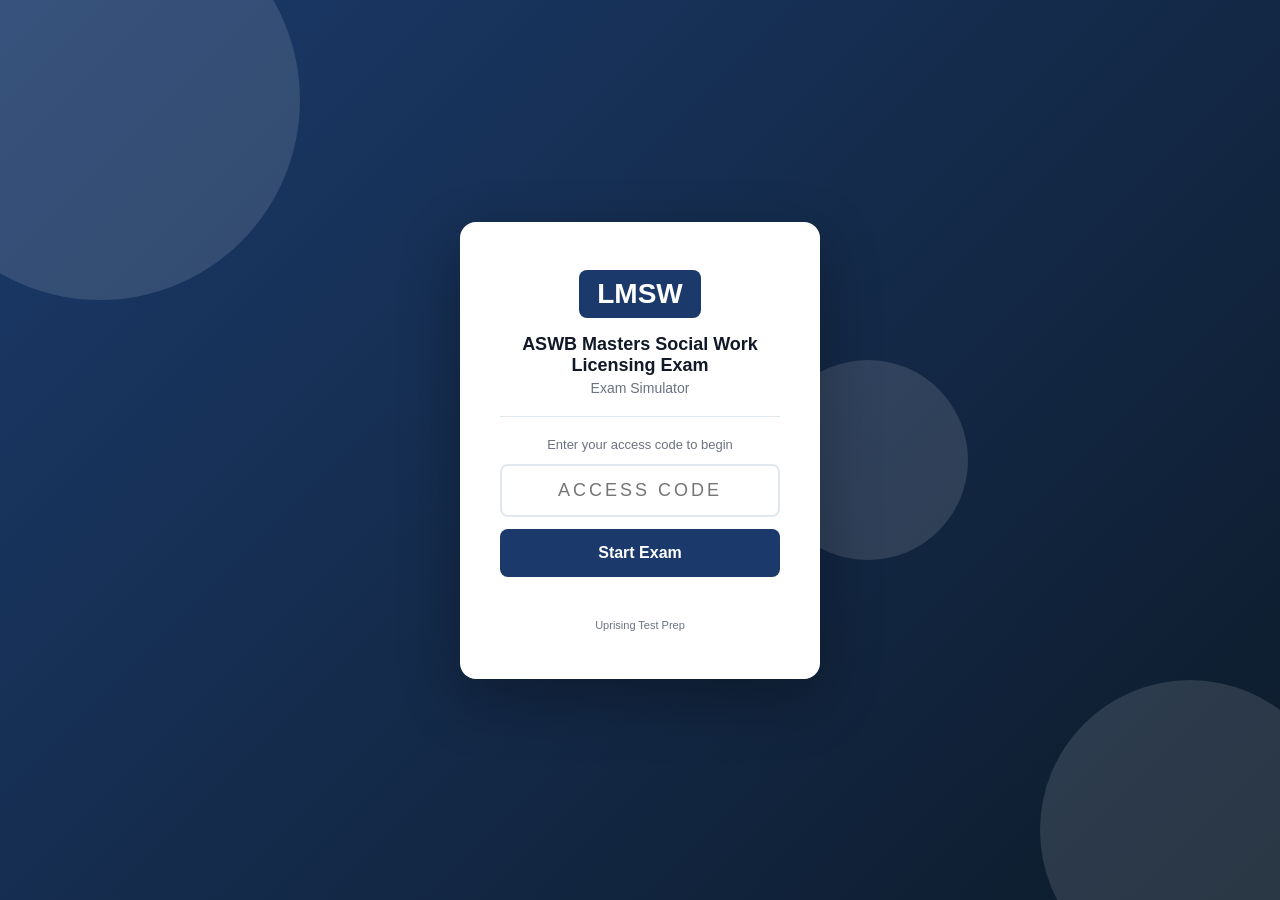
<file: index.html>
<!DOCTYPE html>
<html lang="en">
<head>
  <meta charset="UTF-8" />
  <meta name="viewport" content="width=device-width, initial-scale=1.0, viewport-fit=cover" />
  <meta name="apple-mobile-web-app-capable" content="yes" />
  <meta name="apple-mobile-web-app-status-bar-style" content="black-translucent" />
  <title>LMSW Exam Simulator</title>
  <link rel="stylesheet" href="style.css" />
</head>
<body>

<div id="access-gate">
  <div class="gate-bg-shapes">
    <div class="shape shape-1"></div>
    <div class="shape shape-2"></div>
    <div class="shape shape-3"></div>
  </div>
  <div class="gate-card">
    <div class="gate-logo">
      <div class="logo-badge">LMSW</div>
    </div>
    <h1 class="gate-title">ASWB Masters Social Work Licensing Exam</h1>
    <p class="gate-subtitle">Exam Simulator</p>
    <div class="gate-divider"></div>
    <p class="gate-instruction">Enter your access code to begin</p>
    <input type="text" id="access-code-input" class="gate-input"
           placeholder="Access Code" autocomplete="off"
           maxlength="20" spellcheck="false" />
    <button id="access-btn" class="gate-btn">Start Exam</button>
    <p id="access-error" class="gate-error"></p>
    <p class="gate-hint">Uprising Test Prep</p>
  </div>
</div>

<div id="app" style="display:none">
  <header class="top-bar">
    <div class="bar-left">
      <span class="bar-logo">LMSW</span>
      <span class="bar-title">Exam Simulator</span>
    </div>
    <div class="bar-right">
      <span class="bar-timer" id="timer-display">--:--</span>
      <button class="bar-btn" id="flag-btn">Flag</button>
      <button class="bar-btn bar-btn-primary" id="submit-btn">
        <span class="btn-full">Submit Exam</span>
        <span class="btn-short">Submit</span>
      </button>
    </div>
  </header>

  <div class="progress-strip">
    <div class="progress-bar" id="progress-bar"></div>
  </div>

  <main class="exam-main">
    <div class="question-panel">
      <div class="q-meta">
        <span id="q-counter"></span>
        <span id="q-domain" class="q-domain-tag"></span>
        <span id="q-flag-indicator" class="flag-chip" style="display:none">Flagged</span>
      </div>
      <!-- Shared text for a linked cluster (a clinical case, a reading
           passage). It sits ABOVE the stem, which is the one thing that
           legitimately precedes it, and repeats on every question in the
           cluster so nobody has to page backwards. -->
      <div id="q-cluster-wrap" class="cluster-wrap" style="display:none"></div>
      <p id="question-text" class="q-text"></p>
      <!-- The picture sits BELOW the question text so the simulator matches
           the printed book exactly: stem, then picture, then options. They
           used to disagree (book put the picture under the stem, simulator put
           it above), so no single wording could be true in both places, and
           184 of MLPAO's 185 image questions said "shown above" while the
           book printed the picture below the sentence. Write stems with
           neutral wording ("the strip shown", "the diagram shows") and this
           whole class of bug cannot come back. -->
      <div id="q-image-wrap" style="display:none; margin-bottom:14px;"></div>
      <div id="options-list" class="options-list"></div>
      <div id="explanation-box" class="explanation-box" style="display:none">
        <div class="explanation-label">Explanation</div>
        <p id="explanation-text" class="explanation-text"></p>
      </div>
    </div>
    <div class="nav-bar">
      <button class="nav-btn" id="prev-btn">&#8592; Prev</button>
      <button class="nav-btn nav-btn-map" id="map-btn">Question Map</button>
      <button class="nav-btn nav-btn-next" id="next-btn">Next &#8594;</button>
    </div>
  </main>
</div>

<!-- Question Map Modal -->
<div id="map-modal" style="display:none">
  <div class="map-backdrop" id="map-backdrop"></div>
  <div class="map-panel">
    <div class="map-header">
      <span class="map-title">Question Map</span>
      <button id="map-close" class="map-close-btn">&#x2715; Close</button>
    </div>
    <div class="map-legend">
      <span class="leg-item"><span class="leg-swatch leg-answered"></span>Answered</span>
      <span class="leg-item"><span class="leg-swatch leg-flagged"></span>Flagged</span>
      <span class="leg-item"><span class="leg-swatch leg-unanswered"></span>Unanswered</span>
    </div>
    <div id="q-grid" class="q-grid"></div>
  </div>
</div>

<div id="results-screen" style="display:none">
  <div class="results-card">
    <div class="res-header">
      <div class="res-badge">LMSW</div>
      <h2 id="res-status" class="res-status"></h2>
      <p id="res-score" class="res-score"></p>
    </div>
    <div id="res-domains" class="res-domains"></div>
    <button id="res-review-btn" class="res-btn">Review Answers</button>
    <button id="res-restart-btn" class="res-btn res-btn-secondary">Restart</button>
  </div>
</div>

<script src="questions.js"></script>
<script src="app.js"></script>
</body>
</html>
</file>
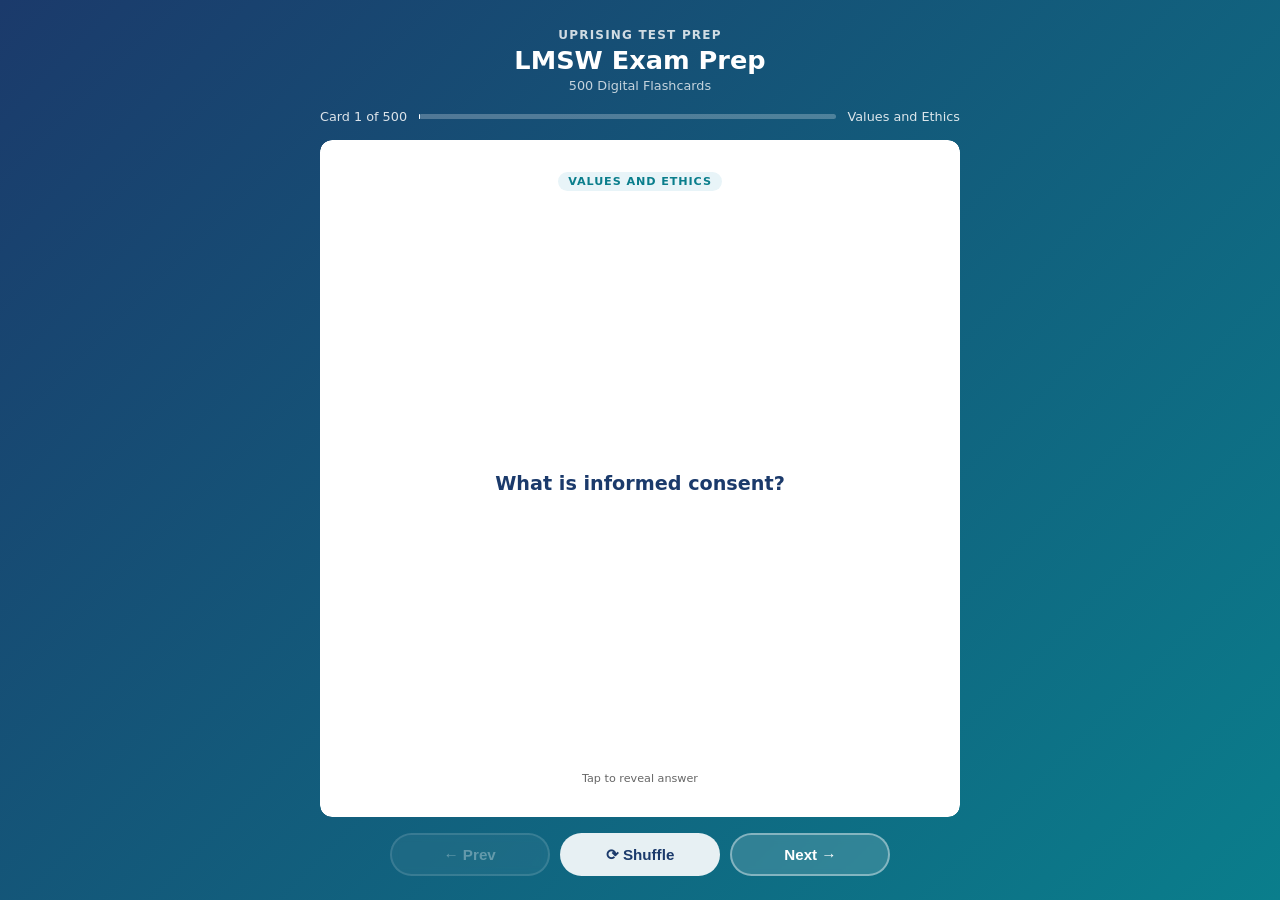
<file: flashcards/index.html>
<!DOCTYPE html>
<html lang="en">
<head>
  <meta charset="UTF-8">
  <meta name="viewport" content="width=device-width, initial-scale=1.0">
  <title>LMSW Exam Prep: Flashcards</title>
  <style>
    :root {
      --blue:   #1B3A6B;
      --teal:   #0A7E8C;
      --ltblue: #E8F4F8;
      --white:  #FFFFFF;
      --text:   #1A1A1A;
      --muted:  #666;
      --radius: 12px;
    }
    * { box-sizing: border-box; margin: 0; padding: 0; }
    html, body { height: 100%; }
    body {
      font-family: 'Segoe UI', system-ui, sans-serif;
      background: linear-gradient(135deg, var(--blue) 0%, var(--teal) 100%);
      /* Pinned, not min-height: the page must never grow, or the controls
         get pushed below the fold on iOS where 100dvh and height:100%
         disagree. The height:100% rule above is the pre-dvh fallback. */
      height: 100dvh;
      max-height: 100dvh;
      overflow: hidden;
      display: flex;
      flex-direction: column;
      align-items: center;
      padding: 1.25rem 1rem 1rem;
      gap: 0.75rem;
      overflow-x: hidden;
    }
    header { text-align: center; color: #fff; flex-shrink: 0; }
    header .brand { font-size: 0.75rem; font-weight: 700; letter-spacing: 0.1em; opacity: 0.8; text-transform: uppercase; }
    header h1 { font-size: 1.3rem; font-weight: 800; margin-top: 0.2rem; }
    header .subtitle { font-size: 0.8rem; opacity: 0.75; margin-top: 0.15rem; }
    #progress-info {
      display: flex; align-items: center; gap: 0.75rem;
      color: rgba(255,255,255,0.85); font-size: 0.8rem;
      flex-shrink: 0; width: 100%; max-width: 640px;
    }
    #progress-bar-track {
      flex: 1; background: rgba(255,255,255,0.25);
      border-radius: 4px; height: 5px;
    }
    #progress-bar-fill { height: 100%; background: #fff; border-radius: 4px; transition: width 0.3s; }
    .card-scene {
      width: 100%; max-width: 640px;
      perspective: 1200px;
      cursor: pointer;
      flex: 1; min-height: 0;
      display: flex; flex-direction: column;
    
      /* WebKit does not clip overflow inside a preserve-3d context, so the
         answer pane's own clip is dropped and a long answer paints over the
         Prev/Next row. This element only sets the perspective and is NOT
         itself in the 3D context, so its clip is honoured in every engine. */
      overflow: hidden;
      border-radius: var(--radius);
    }
    .card-inner {
      position: relative; width: 100%;
      flex: 1; min-height: 0;
      transition: transform 0.55s cubic-bezier(.4,0,.2,1);
      transform-style: preserve-3d;
    }
    .card-scene.flipped .card-inner { transform: rotateY(180deg); }
    .card-face {
      position: absolute; inset: 0;
      backface-visibility: hidden; -webkit-backface-visibility: hidden;
      border-radius: var(--radius);
      display: flex; flex-direction: column;
      padding: 1.5rem 1.75rem;
      box-shadow: 0 12px 40px rgba(0,0,0,0.2);
      overflow: hidden;
    
      /* Painting through a mask forces WebKit to allocate a real clipping
         layer for a 3D-transformed element, which is what makes the
         overflow:hidden and the rounded corners above actually apply. */
      -webkit-mask-image: -webkit-radial-gradient(#fff, #000);
              mask-image: radial-gradient(#fff, #000);
    }
    .card-front { background: var(--white); align-items: center; justify-content: center; }
    .card-back  { background: var(--ltblue); transform: rotateY(180deg); }
    .card-badge {
      font-size: 0.7rem; font-weight: 700; text-transform: uppercase;
      letter-spacing: 0.08em;
      background: var(--ltblue); color: var(--teal);
      padding: 0.2rem 0.65rem; border-radius: 20px;
      margin-bottom: 0.85rem; flex-shrink: 0;
    }
    .card-back .card-badge { background: rgba(10,126,140,0.12); }
    .card-front .q-text {
      font-size: 1.1rem; font-weight: 600; color: var(--blue); line-height: 1.55;
      text-align: center; overflow-y: auto; flex: 1;
      display: flex; align-items: center; justify-content: center;
      scrollbar-width: thin; scrollbar-color: rgba(27,58,107,0.3) transparent;
    }
    .card-back .a-label { font-size: 0.7rem; font-weight: 700; color: var(--teal); text-transform: uppercase; letter-spacing: 0.08em; margin-bottom: 0.4rem; flex-shrink: 0; }
    .card-back .a-text  {
      font-size: 0.975rem; color: var(--text); line-height: 1.65;
      overflow-y: auto; flex: 1; min-height: 0; padding-right: 4px;
      scrollbar-width: thin; scrollbar-color: rgba(10,126,140,0.4) transparent;
    
      -webkit-overflow-scrolling: touch;
      overscroll-behavior: contain;
    }
    .card-back .a-text::-webkit-scrollbar { width: 4px; }
    .card-back .a-text::-webkit-scrollbar-track { background: transparent; }
    .card-back .a-text::-webkit-scrollbar-thumb { background: rgba(10,126,140,0.4); border-radius: 4px; }
    .tap-hint { flex-shrink: 0; margin-top: 0.6rem; font-size: 0.7rem; color: var(--muted); text-align: center; }
    .card-back .tap-hint { color: var(--teal); opacity: 0.7; }
    .controls {
      display: flex; gap: 0.65rem; flex-wrap: nowrap;
      justify-content: center; flex-shrink: 0;
      width: 100%; max-width: 640px;
      padding-bottom: env(safe-area-inset-bottom, 0px);
    }
    .btn {
      padding: 0.6rem 1.2rem; border-radius: 50px;
      border: 2px solid rgba(255,255,255,0.4);
      background: rgba(255,255,255,0.15); color: #fff;
      font-weight: 700; font-size: 0.875rem; cursor: pointer;
      transition: all 0.2s; backdrop-filter: blur(4px);
      white-space: nowrap; flex: 1; max-width: 160px;
    }
    .btn:hover { background: rgba(255,255,255,0.3); border-color: rgba(255,255,255,0.7); }
    .btn:active { transform: scale(0.96); }
    .btn:disabled { opacity: 0.35; cursor: not-allowed; }
    .btn.btn-primary { background: rgba(255,255,255,0.9); color: var(--blue); border-color: transparent; }
    .btn.btn-primary:hover { background: #fff; }
    #loading { color: rgba(255,255,255,0.8); font-size: 1rem; text-align: center; padding: 3rem; flex: 1; }
    @media (min-width: 768px) {
      body { padding: 1.75rem 1.5rem 1.5rem; gap: 1rem; }
      header h1 { font-size: 1.6rem; }
      .card-face { padding: 2rem 2.5rem; }
      .card-front .q-text { font-size: 1.2rem; }
      .card-back .a-text { font-size: 1.05rem; }
      .btn { font-size: 0.95rem; padding: 0.65rem 1.4rem; }
    }
    @media (max-width: 380px) {
      body { padding: 0.75rem; gap: 0.5rem; }
      header .brand { font-size: 0.65rem; }
      header h1 { font-size: 1.1rem; }
      header .subtitle { display: none; }
      .card-face { padding: 1rem 1.1rem; }
      .card-front .q-text { font-size: 0.975rem; }
      .card-back .a-text { font-size: 0.875rem; }
      .btn { font-size: 0.8rem; padding: 0.5rem 0.75rem; }
    }
  </style>
</head>
<body>
<header>
  <div class="brand">Uprising Test Prep</div>
  <h1>LMSW Exam Prep</h1>
  <div class="subtitle">500 Digital Flashcards</div>
</header>
<div id="progress-info">
  <span id="card-counter">Card 1 of 500</span>
  <div id="progress-bar-track"><div id="progress-bar-fill" style="width:0%"></div></div>
  <span id="domain-label"></span>
</div>
<div id="loading">Loading flashcards...</div>
<div class="card-scene" id="card-scene" style="display:none" onclick="flipCard()">
  <div class="card-inner" id="card-inner">
    <div class="card-face card-front">
      <div class="card-badge" id="front-badge"></div>
      <div class="q-text" id="q-text"></div>
      <div class="tap-hint">Tap to reveal answer</div>
    </div>
    <div class="card-face card-back">
      <div class="card-badge" id="back-badge">Answer</div>
      <div class="a-label">Answer</div>
      <div class="a-text" id="a-text"></div>
      <div class="tap-hint">Tap to flip back</div>
    </div>
  </div>
</div>
<div class="controls" id="controls" style="display:none">
  <button class="btn" id="prev-btn" onclick="event.stopPropagation();move(-1)" disabled>&#8592; Prev</button>
  <button class="btn btn-primary" onclick="event.stopPropagation();shuffleCards()">&#10227; Shuffle</button>
  <button class="btn" id="next-btn" onclick="event.stopPropagation();move(1)">Next &#8594;</button>
</div>
<script>
const DOMAIN_LABELS = {
  values_and_ethics: "Values and Ethics",
  assessment_and_planning: "Assessment and Planning",
  intervention_and_practice: "Intervention and Practice",
};
let cards   = [];
let current = 0;
async function init() {
  try {
    const res = await fetch('flashcards.json');
    if (!res.ok) throw new Error('Network error');
    cards = await res.json();
    document.getElementById('loading').style.display    = 'none';
    document.getElementById('card-scene').style.display = 'flex';
    document.getElementById('controls').style.display   = 'flex';
    show();
  } catch (e) {
    document.getElementById('loading').textContent = 'Error loading flashcards. Please try refreshing.';
  }
}
function domainLabel(key) {
  return DOMAIN_LABELS[key] || key.replace(/_/g, ' ').replace(/\b\w/g, c => c.toUpperCase());
}
function show() {
  const c = cards[current];
  document.getElementById('card-scene').classList.remove('flipped');
  document.getElementById('a-text').scrollTop = 0;
  const label = domainLabel(c.domain || c.chapter || '');
  document.getElementById('q-text').textContent       = c.front;
  document.getElementById('a-text').textContent       = c.back;
  document.getElementById('front-badge').textContent  = label;
  document.getElementById('back-badge').textContent   = label;
  document.getElementById('card-counter').textContent = `Card ${current+1} of ${cards.length}`;
  document.getElementById('domain-label').textContent = label;
  document.getElementById('progress-bar-fill').style.width = `${((current+1)/cards.length*100).toFixed(1)}%`;
  document.getElementById('prev-btn').disabled = current === 0;
  document.getElementById('next-btn').disabled = current === cards.length - 1;
}
function flipCard() { document.getElementById('card-scene').classList.toggle('flipped'); }
function move(dir) {
  const next = current + dir;
  if (next < 0 || next >= cards.length) return;
  current = next; show();
}
function shuffleCards() {
  for (let i = cards.length - 1; i > 0; i--) {
    const j = Math.floor(Math.random() * (i+1));
    [cards[i], cards[j]] = [cards[j], cards[i]];
  }
  current = 0; show();
}
document.addEventListener('keydown', e => {
  if (e.key === 'ArrowRight' || e.key === 'ArrowDown') move(1);
  else if (e.key === 'ArrowLeft' || e.key === 'ArrowUp') move(-1);
  else if (e.key === ' ' || e.key === 'Enter') { e.preventDefault(); flipCard(); }
});
init();
</script>
</body>
</html>
</file>
<file: style.css>
/* LMSW Exam Simulator, Styles */
:root {
  --primary:   #1B3A6B;
  --pass:      #059669;
  --fail:      #DC2626;
  --bg:        #F3F4F8;
  --card:      #FFFFFF;
  --border:    #E2E8F0;
  --text:      #111827;
  --muted:     #6B7280;
  --radius:    10px;
}
*, *::before, *::after { box-sizing: border-box; margin: 0; padding: 0; }
body {
  font-family: -apple-system, BlinkMacSystemFont, "Segoe UI", sans-serif;
  background: var(--bg);
  color: var(--text);
  height: 100vh;
  height: 100dvh;
  overflow: hidden;
  -webkit-text-size-adjust: 100%;
}

/* ── Access Gate ─────────────────────────────────────────────────────────── */
#access-gate {
  display: flex;
  align-items: center;
  justify-content: center;
  height: 100vh;
  height: 100dvh;
  background: linear-gradient(135deg, var(--primary) 0%, #0d1b2a 100%);
  position: relative;
  overflow: hidden;
  padding: 20px;
  padding-top: max(20px, env(safe-area-inset-top));
  padding-bottom: max(20px, env(safe-area-inset-bottom));
}
.gate-bg-shapes { position: absolute; inset: 0; pointer-events: none; }
.shape { position: absolute; border-radius: 50%; opacity: .12; background: #fff; }
.shape-1 { width: 400px; height: 400px; top: -100px; left: -100px; }
.shape-2 { width: 300px; height: 300px; bottom: -80px; right: -60px; }
.shape-3 { width: 200px; height: 200px; top: 40%; left: 60%; }
.gate-card {
  background: #fff;
  border-radius: 16px;
  padding: 48px 40px;
  text-align: center;
  width: 100%;
  max-width: 360px;
  position: relative;
  z-index: 1;
  box-shadow: 0 20px 60px rgba(0,0,0,.3);
}
.logo-badge {
  display: inline-block;
  background: var(--primary);
  color: #fff;
  font-weight: 800;
  font-size: 28px;
  padding: 8px 18px;
  border-radius: 8px;
}
.gate-title { font-size: 18px; font-weight: 700; margin-top: 16px; color: var(--text); }
.gate-subtitle { color: var(--muted); font-size: 14px; margin-top: 4px; }
.gate-divider { height: 1px; background: var(--border); margin: 20px 0; }
.gate-instruction { font-size: 13px; color: var(--muted); margin-bottom: 12px; }
.gate-input {
  width: 100%;
  padding: 14px 16px;
  border: 2px solid var(--border);
  border-radius: 8px;
  font-size: 18px;
  text-align: center;
  text-transform: uppercase;
  letter-spacing: 3px;
  outline: none;
}
.gate-input:focus { border-color: var(--primary); }
.gate-btn {
  width: 100%;
  margin-top: 12px;
  padding: 15px;
  background: var(--primary);
  color: #fff;
  border: none;
  border-radius: 8px;
  font-size: 16px;
  font-weight: 600;
  cursor: pointer;
  -webkit-tap-highlight-color: transparent;
}
.gate-btn:hover { opacity: .9; }
.gate-error { color: var(--fail); font-size: 13px; margin-top: 8px; min-height: 18px; }
.gate-hint { color: var(--muted); font-size: 11px; margin-top: 16px; }

/* ── App shell ───────────────────────────────────────────────────────────── */
#app {
  display: flex;
  flex-direction: column;
  height: 100vh;
  height: 100dvh;
  padding-top: env(safe-area-inset-top);
}
.top-bar {
  display: flex;
  justify-content: space-between;
  align-items: center;
  background: var(--primary);
  color: #fff;
  padding: 0 20px;
  padding-left: max(20px, env(safe-area-inset-left));
  padding-right: max(20px, env(safe-area-inset-right));
  height: 52px;
  flex-shrink: 0;
  gap: 8px;
}
.bar-left { display: flex; align-items: center; gap: 8px; min-width: 0; }
.bar-logo { font-weight: 800; font-size: 18px; flex-shrink: 0; }
.bar-title { font-size: 14px; opacity: .8; white-space: nowrap; overflow: hidden; text-overflow: ellipsis; }
.bar-right { display: flex; align-items: center; gap: 8px; flex-shrink: 0; }
.bar-timer {
  font-variant-numeric: tabular-nums;
  font-size: 16px;
  font-weight: 600;
  min-width: 68px;
  text-align: right;
}
.bar-btn {
  padding: 7px 13px;
  background: rgba(255,255,255,.15);
  border: 1px solid rgba(255,255,255,.3);
  color: #fff;
  border-radius: 6px;
  cursor: pointer;
  font-size: 13px;
  white-space: nowrap;
  -webkit-tap-highlight-color: transparent;
  touch-action: manipulation;
}
.bar-btn:hover { background: rgba(255,255,255,.25); }
.bar-btn-primary {
  background: #fff;
  color: var(--primary);
  border-color: #fff;
  font-weight: 600;
}
.bar-btn-primary:hover { background: #f0f0f0; }
.btn-short { display: none; }
.btn-full  { display: inline; }

.progress-strip { height: 4px; background: rgba(0,0,0,.1); flex-shrink: 0; }
.progress-bar   { height: 100%; background: #4ade80; transition: width .3s; }

/* ── Main exam area ──────────────────────────────────────────────────────── */
.exam-main {
  flex: 1;
  overflow: hidden;
  display: flex;
  flex-direction: column;
  padding: 16px 20px 0;
  padding-left: max(16px, env(safe-area-inset-left));
  padding-right: max(16px, env(safe-area-inset-right));
  min-height: 0;
}
.question-panel { flex: 1; overflow-y: auto; padding-bottom: 12px; -webkit-overflow-scrolling: touch; }
.q-meta {
  display: flex;
  align-items: center;
  gap: 8px;
  margin-bottom: 12px;
  font-size: 13px;
  color: var(--muted);
  flex-wrap: wrap;
}
.q-domain-tag {
  background: var(--primary);
  color: #fff;
  padding: 2px 8px;
  border-radius: 4px;
  font-size: 11px;
  font-weight: 600;
}
.flag-chip {
  background: #FEF3C7;
  color: #92400E;
  padding: 2px 8px;
  border-radius: 4px;
  font-size: 11px;
  font-weight: 600;
}
.cluster-wrap {
  border-left: 4px solid var(--primary, #1B3A6B);
  background: #F2F6FC; border-radius: 8px;
  padding: 10px 14px; margin-bottom: 16px;
}
.cluster-label {
  font-size: 11px; font-weight: 700; letter-spacing: 0.06em;
  text-transform: uppercase; color: var(--primary, #1B3A6B); margin-bottom: 6px;
}
.cluster-body {
  max-height: 38vh; overflow-y: auto; font-size: 15px; line-height: 1.6;
  -webkit-overflow-scrolling: touch;
}
.cluster-body p + p { margin-top: 10px; }
@media (min-width: 1100px) { .cluster-body { max-height: 52vh; } }

.q-image {
  max-width: 100%;
  /* Cap the height too. With only max-width, a tall exhibit renders at full
     width and pushes the stem and every option below the fold, so the question
     looks like it has no answers until the candidate scrolls. Found on CNPLE. */
  max-height: 62vh;
  width: auto;
  height: auto;
  object-fit: contain;
  border-radius: 6px;
  border: 1px solid var(--border);
  display: block;
  margin-bottom: 14px;
}
.q-text { font-size: 16px; line-height: 1.65; margin-bottom: 20px; }
.options-list { display: flex; flex-direction: column; gap: 10px; }
.option {
  display: flex;
  align-items: flex-start;
  gap: 12px;
  padding: 15px 16px;
  background: var(--card);
  border: 2px solid var(--border);
  border-radius: var(--radius);
  cursor: pointer;
  transition: .15s;
  -webkit-tap-highlight-color: transparent;
  touch-action: manipulation;
  min-height: 52px;
}
.option:hover  { border-color: var(--primary); background: #F8FAFF; }
.option.selected  { border-color: var(--primary); background: #EEF3FF; }
.option.correct   { border-color: #059669; background: #ECFDF5; }
.option.incorrect { border-color: #DC2626; background: #FEF2F2; }
.explanation-box {
  margin-top: 20px;
  padding: 16px 18px;
  background: #F0F9FF;
  border-left: 4px solid #2563EB;
  border-radius: 6px;
}
.explanation-label {
  font-size: 11px;
  font-weight: 700;
  text-transform: uppercase;
  letter-spacing: .06em;
  color: #2563EB;
  margin-bottom: 8px;
}
.explanation-text { font-size: 14.5px; line-height: 1.7; color: #1e293b; margin: 0; }
.opt-letter { font-weight: 700; font-size: 15px; color: var(--primary); min-width: 22px; padding-top: 1px; flex-shrink: 0; }
.opt-text   { font-size: 15px; line-height: 1.5; }

/* ── Nav bar ─────────────────────────────────────────────────────────────── */
.nav-bar {
  display: flex;
  align-items: center;
  gap: 8px;
  padding: 10px 0;
  padding-bottom: max(14px, env(safe-area-inset-bottom));
  flex-shrink: 0;
}
.nav-btn {
  flex: 1;
  padding: 13px 8px;
  background: var(--card);
  border: 1px solid var(--border);
  border-radius: 8px;
  cursor: pointer;
  font-size: 15px;
  font-weight: 500;
  text-align: center;
  -webkit-tap-highlight-color: transparent;
  touch-action: manipulation;
  min-height: 48px;
}
.nav-btn:hover      { background: #f0f0f0; }
.nav-btn-map {
  background: var(--bg);
  border-color: var(--primary);
  color: var(--primary);
  font-weight: 600;
}
.nav-btn-map:hover { background: #EEF3FF; }
.nav-btn-next {
  background: var(--primary);
  color: #fff;
  border-color: var(--primary);
}
.nav-btn-next:hover { opacity: .9; }

/* ── Question Map Modal ──────────────────────────────────────────────────── */
#map-modal {
  position: fixed;
  inset: 0;
  z-index: 1000;
  display: flex;
  flex-direction: column;
  justify-content: flex-end;
}
.map-backdrop { position: absolute; inset: 0; background: rgba(0,0,0,.5); }
.map-panel {
  position: relative;
  background: #fff;
  border-radius: 20px 20px 0 0;
  padding: 20px;
  padding-bottom: max(20px, env(safe-area-inset-bottom));
  max-height: 80vh;
  max-height: 80dvh;
  display: flex;
  flex-direction: column;
  box-shadow: 0 -4px 30px rgba(0,0,0,.2);
}
.map-header {
  display: flex;
  align-items: center;
  justify-content: space-between;
  margin-bottom: 12px;
  flex-shrink: 0;
}
.map-title { font-size: 17px; font-weight: 700; color: var(--text); }
.map-close-btn {
  padding: 8px 16px;
  background: var(--bg);
  border: 1px solid var(--border);
  border-radius: 8px;
  cursor: pointer;
  font-size: 14px;
  font-weight: 500;
  min-height: 40px;
  -webkit-tap-highlight-color: transparent;
  touch-action: manipulation;
}
.map-close-btn:hover { background: #e5e7eb; }
.map-legend { display: flex; gap: 16px; margin-bottom: 14px; flex-shrink: 0; flex-wrap: wrap; }
.leg-item { display: flex; align-items: center; gap: 6px; font-size: 13px; color: var(--muted); }
.leg-swatch {
  width: 16px;
  height: 16px;
  border-radius: 3px;
  border: 1px solid var(--border);
  background: var(--card);
  display: inline-block;
  flex-shrink: 0;
}
.leg-swatch.leg-answered  { background: var(--primary); border-color: var(--primary); }
.leg-swatch.leg-flagged   { background: #FEF3C7; border-color: #F59E0B; }
.leg-swatch.leg-unanswered { background: var(--card); }
.q-grid {
  display: flex;
  flex-wrap: wrap;
  gap: 6px;
  overflow-y: auto;
  flex: 1;
  padding-bottom: 8px;
  -webkit-overflow-scrolling: touch;
}
.grid-btn {
  width: 40px;
  height: 40px;
  border: 1px solid var(--border);
  border-radius: 6px;
  background: var(--card);
  font-size: 12px;
  cursor: pointer;
  font-weight: 500;
  -webkit-tap-highlight-color: transparent;
  touch-action: manipulation;
}
.grid-btn.answered { background: var(--primary); color: #fff; border-color: var(--primary); }
.grid-btn.flagged  { background: #FEF3C7; border-color: #F59E0B; }
.grid-btn.active   { outline: 3px solid var(--primary); outline-offset: 2px; }

/* ── Results ─────────────────────────────────────────────────────────────── */
#results-screen {
  display: flex;
  align-items: flex-start;
  justify-content: center;
  min-height: 100vh;
  min-height: 100dvh;
  background: var(--bg);
  overflow-y: auto;
  -webkit-overflow-scrolling: touch;
  padding: 20px 16px;
  padding-top: max(20px, env(safe-area-inset-top));
  padding-bottom: max(20px, env(safe-area-inset-bottom));
}
.results-card {
  background: var(--card);
  border-radius: 16px;
  padding: 40px;
  max-width: 480px;
  width: 100%;
  box-shadow: 0 8px 30px rgba(0,0,0,.1);
}
.res-header { text-align: center; margin-bottom: 24px; }
.res-badge {
  display: inline-block;
  background: var(--primary);
  color: #fff;
  font-weight: 800;
  font-size: 22px;
  padding: 6px 16px;
  border-radius: 8px;
}
.res-status { font-size: 36px; font-weight: 800; margin-top: 12px; }
.res-score  { font-size: 18px; color: var(--muted); margin-top: 4px; }
.res-domains { margin-bottom: 24px; display: flex; flex-direction: column; gap: 10px; }
.res-domain-row { display: flex; align-items: center; gap: 8px; font-size: 13px; }
.res-domain-name { width: 160px; font-weight: 500; flex-shrink: 0; }
.res-domain-bar-wrap { flex: 1; background: #E5E7EB; border-radius: 4px; height: 8px; overflow: hidden; }
.res-domain-bar { height: 100%; border-radius: 4px; transition: width .5s; }
.res-domain-pct { width: 36px; text-align: right; font-weight: 600; }
.res-btn {
  width: 100%;
  padding: 15px;
  background: var(--primary);
  color: #fff;
  border: none;
  border-radius: 8px;
  font-size: 15px;
  font-weight: 600;
  cursor: pointer;
  margin-bottom: 10px;
  min-height: 52px;
  -webkit-tap-highlight-color: transparent;
  touch-action: manipulation;
}
.res-btn:hover { opacity: .9; }
.res-btn-secondary {
  background: transparent;
  color: var(--primary);
  border: 2px solid var(--primary);
}
.res-btn-secondary:hover { background: var(--primary); color: #fff; }

/* ── Mobile breakpoint (phones ≤ 640px) ─────────────────────────────────── */
@media (max-width: 640px) {
  /* Gate card */
  .gate-card { padding: 32px 24px; }

  /* Top bar: hide long title text, swap Submit label */
  .bar-title  { display: none; }
  .btn-full   { display: none; }
  .btn-short  { display: inline; }
  .bar-right  { gap: 6px; }
  .bar-btn    { padding: 6px 10px; font-size: 12px; }
  .bar-timer  { font-size: 14px; min-width: 58px; }

  /* Exam main */
  .exam-main { padding: 12px 14px 0; }
  .q-text { font-size: 16px; }
  .opt-text { font-size: 15px; }

  /* Nav bar, bigger touch targets */
  .nav-btn { font-size: 14px; padding: 14px 6px; }

  /* Results */
  .results-card { padding: 28px 20px; }
  .res-domain-name { width: 110px; font-size: 12px; }
  .res-domain-pct  { font-size: 12px; }
  .res-status { font-size: 30px; }

  /* Map grid, slightly bigger buttons on phones */
  .grid-btn { width: 42px; height: 42px; }
}

/* ── Very small phones (≤ 380px) ────────────────────────────────────────── */
@media (max-width: 380px) {
  .bar-logo { font-size: 15px; }
  .bar-btn  { padding: 5px 8px; font-size: 11px; }
  .bar-timer { font-size: 13px; min-width: 52px; }
  .nav-btn  { font-size: 13px; }
  .grid-btn { width: 38px; height: 38px; font-size: 11px; }
}
</file>
